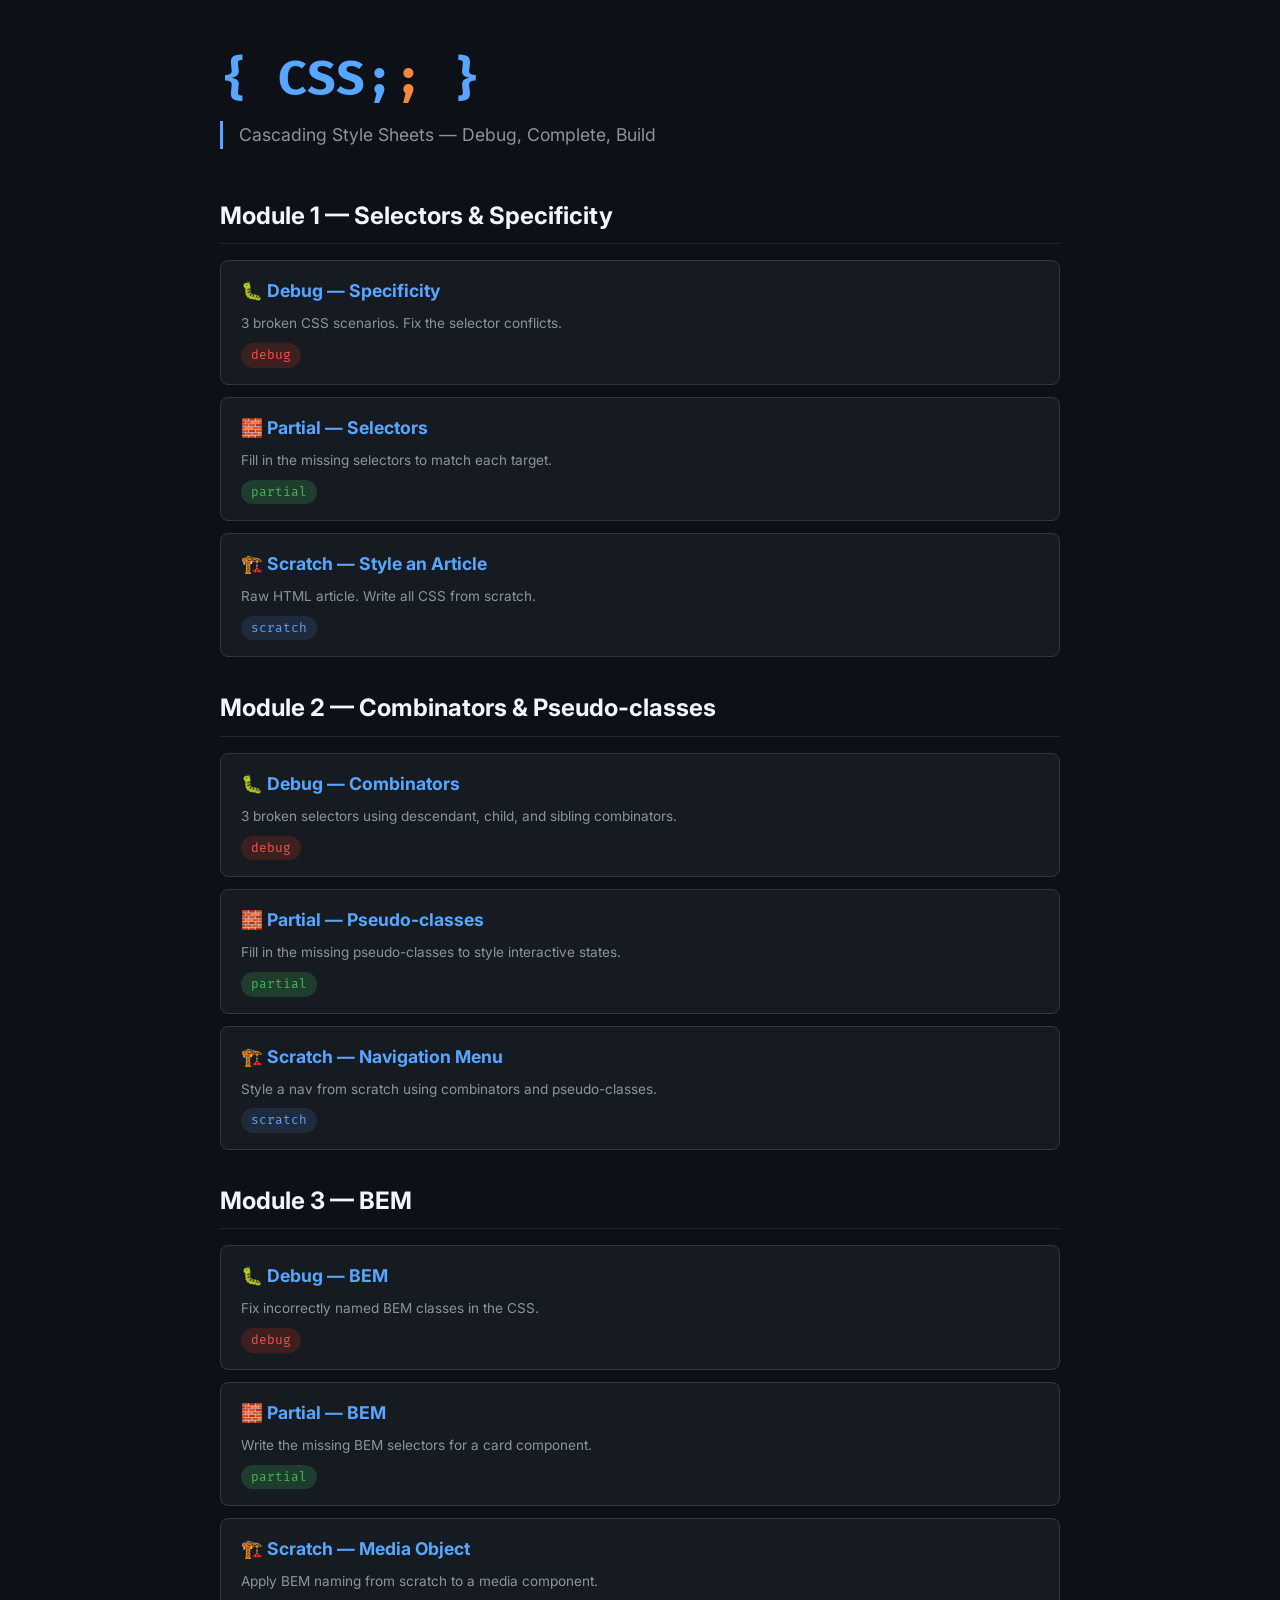
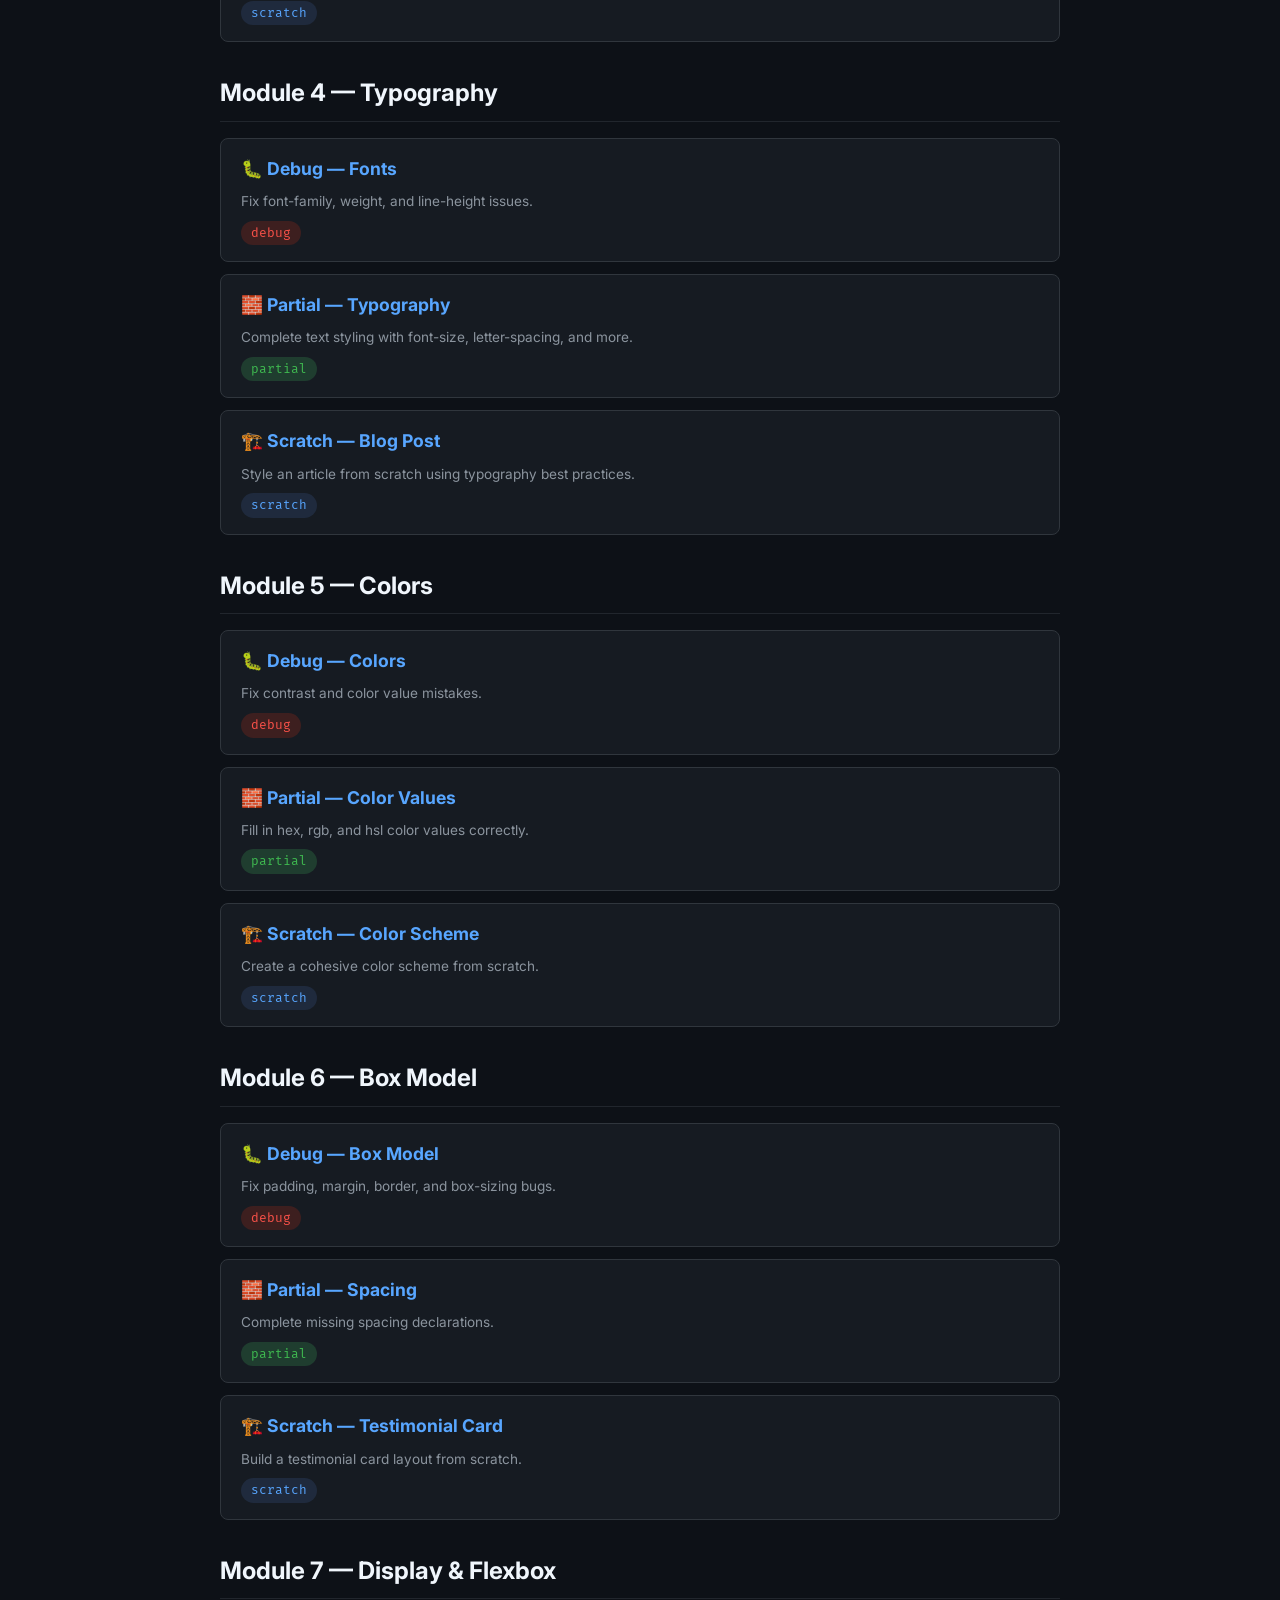
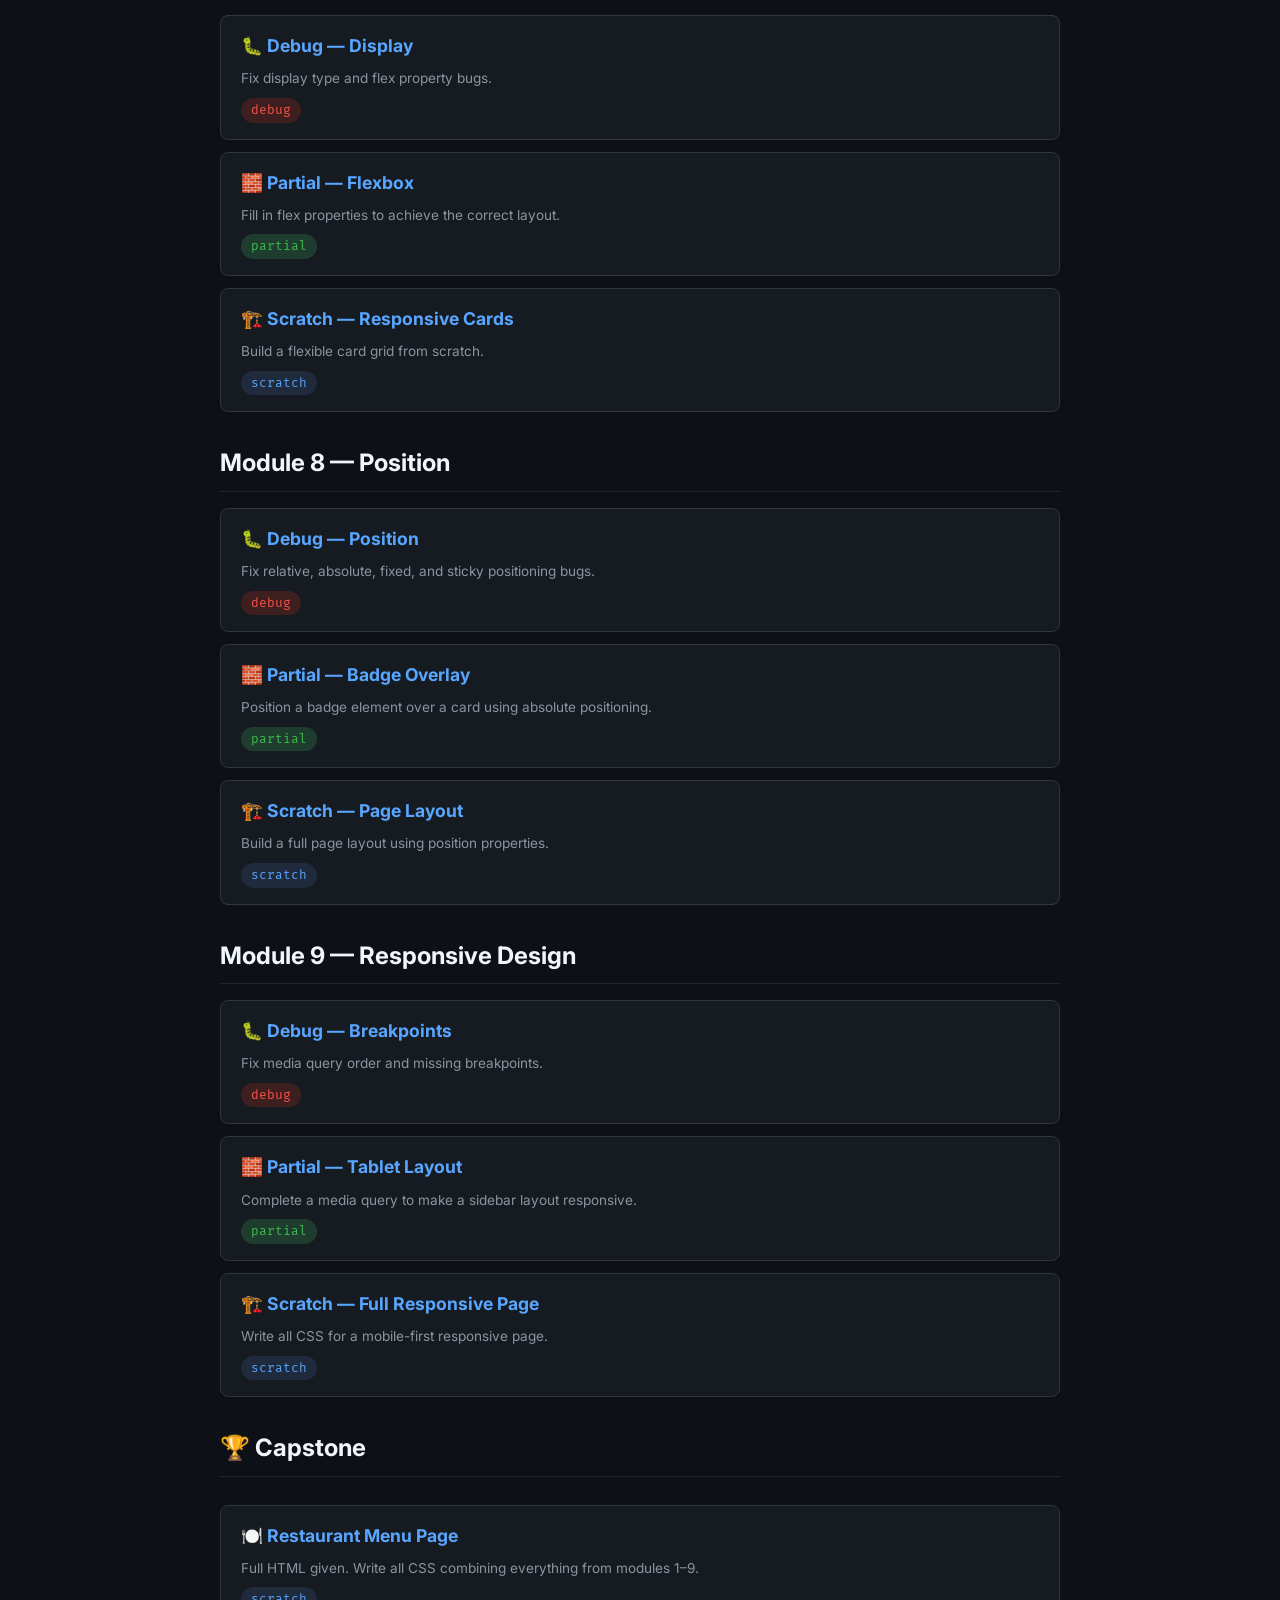
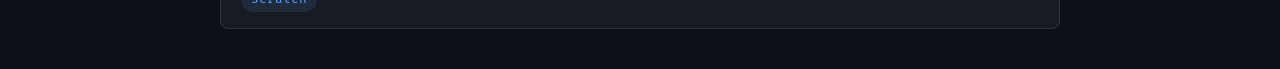
<file: css-ex/index.html>
<!DOCTYPE html>
<html lang="en">
<head>
  <meta charset="UTF-8">
  <meta name="viewport" content="width=device-width, initial-scale=1.0">
  <title>{ CSS; } — Course Hub</title>
  <link rel="preconnect" href="https://fonts.googleapis.com">
  <link href="https://fonts.googleapis.com/css2?family=Fira+Mono:wght@500;700&family=Inter:wght@400;600;700&display=swap" rel="stylesheet">
  <style>
    * { margin: 0; padding: 0; box-sizing: border-box; }
    body { font-family: 'Inter', sans-serif; background: #0d1117; color: #e6edf3; line-height: 1.6; padding: 40px 24px; }
    .container { max-width: 840px; margin: 0 auto; }
    h1 { font-family: 'Fira Mono', monospace; font-size: 3rem; color: #58a6ff; margin-bottom: 4px; }
    h1 span { color: #f0883e; }
    .subtitle { color: #8b949e; font-size: 1.1rem; margin-bottom: 48px; border-left: 3px solid #58a6ff; padding-left: 16px; }
    h2 { font-size: 1.5rem; color: #f0f6fc; margin: 32px 0 16px; padding-bottom: 8px; border-bottom: 1px solid #21262d; }
    .module-grid { display: flex; flex-direction: column; gap: 12px; }
    .module { background: #161b22; border: 1px solid #30363d; border-radius: 8px; padding: 16px 20px; transition: border-color 0.2s; }
    .module:hover { border-color: #58a6ff; }
    .module h3 { font-size: 1.1rem; margin-bottom: 8px; }
    .module h3 a { color: #58a6ff; text-decoration: none; }
    .module h3 a:hover { text-decoration: underline; }
    .module .meta { font-size: 0.85rem; color: #8b949e; }
    .ex-list { display: flex; gap: 8px; flex-wrap: wrap; margin-top: 8px; }
    .ex-tag { font-family: 'Fira Mono', monospace; font-size: 0.8rem; padding: 2px 10px; border-radius: 20px; background: #21262d; color: #8b949e; }
    .ex-tag.debug { background: #3d1f1f; color: #f85149; }
    .ex-tag.partial { background: #1f3d2f; color: #3fb950; }
    .ex-tag.scratch { background: #1f2a3d; color: #58a6ff; }
    .capstone { margin-top: 12px; }
  </style>
</head>
<body>
  <div class="container">
    <h1>{ CSS;<span>;</span> }</h1>
    <div class="subtitle">Cascading Style Sheets — Debug, Complete, Build</div>

    <h2>Module 1 — Selectors &amp; Specificity</h2>
    <div class="module-grid">
      <div class="module">
        <h3><a href="exercises/module-01-selectors/exercise-specificity.html">🐛 Debug — Specificity</a></h3>
        <div class="meta">3 broken CSS scenarios. Fix the selector conflicts.</div>
        <div class="ex-list"><span class="ex-tag debug">debug</span></div>
      </div>
      <div class="module">
        <h3><a href="exercises/module-01-selectors/partial-selectors.html">🧱 Partial — Selectors</a></h3>
        <div class="meta">Fill in the missing selectors to match each target.</div>
        <div class="ex-list"><span class="ex-tag partial">partial</span></div>
      </div>
      <div class="module">
        <h3><a href="exercises/module-01-selectors/scratch-style-article.html">🏗️ Scratch — Style an Article</a></h3>
        <div class="meta">Raw HTML article. Write all CSS from scratch.</div>
        <div class="ex-list"><span class="ex-tag scratch">scratch</span></div>
      </div>
    </div>

    <h2>Module 2 — Combinators &amp; Pseudo-classes</h2>
    <div class="module-grid">
      <div class="module">
        <h3><a href="exercises/module-02-combinators/exercise-combinators.html">🐛 Debug — Combinators</a></h3>
        <div class="meta">3 broken selectors using descendant, child, and sibling combinators.</div>
        <div class="ex-list"><span class="ex-tag debug">debug</span></div>
      </div>
      <div class="module">
        <h3><a href="exercises/module-02-combinators/partial-pseudo.html">🧱 Partial — Pseudo-classes</a></h3>
        <div class="meta">Fill in the missing pseudo-classes to style interactive states.</div>
        <div class="ex-list"><span class="ex-tag partial">partial</span></div>
      </div>
      <div class="module">
        <h3><a href="exercises/module-02-combinators/scratch-menu.html">🏗️ Scratch — Navigation Menu</a></h3>
        <div class="meta">Style a nav from scratch using combinators and pseudo-classes.</div>
        <div class="ex-list"><span class="ex-tag scratch">scratch</span></div>
      </div>
    </div>

    <h2>Module 3 — BEM</h2>
    <div class="module-grid">
      <div class="module">
        <h3><a href="exercises/module-03-bem/exercise-bem.html">🐛 Debug — BEM</a></h3>
        <div class="meta">Fix incorrectly named BEM classes in the CSS.</div>
        <div class="ex-list"><span class="ex-tag debug">debug</span></div>
      </div>
      <div class="module">
        <h3><a href="exercises/module-03-bem/partial-bem.html">🧱 Partial — BEM</a></h3>
        <div class="meta">Write the missing BEM selectors for a card component.</div>
        <div class="ex-list"><span class="ex-tag partial">partial</span></div>
      </div>
      <div class="module">
        <h3><a href="exercises/module-03-bem/scratch-bem.html">🏗️ Scratch — Media Object</a></h3>
        <div class="meta">Apply BEM naming from scratch to a media component.</div>
        <div class="ex-list"><span class="ex-tag scratch">scratch</span></div>
      </div>
    </div>

    <h2>Module 4 — Typography</h2>
    <div class="module-grid">
      <div class="module">
        <h3><a href="exercises/module-04-typography/exercise-font.html">🐛 Debug — Fonts</a></h3>
        <div class="meta">Fix font-family, weight, and line-height issues.</div>
        <div class="ex-list"><span class="ex-tag debug">debug</span></div>
      </div>
      <div class="module">
        <h3><a href="exercises/module-04-typography/partial-typography.html">🧱 Partial — Typography</a></h3>
        <div class="meta">Complete text styling with font-size, letter-spacing, and more.</div>
        <div class="ex-list"><span class="ex-tag partial">partial</span></div>
      </div>
      <div class="module">
        <h3><a href="exercises/module-04-typography/scratch-blog-post.html">🏗️ Scratch — Blog Post</a></h3>
        <div class="meta">Style an article from scratch using typography best practices.</div>
        <div class="ex-list"><span class="ex-tag scratch">scratch</span></div>
      </div>
    </div>

    <h2>Module 5 — Colors</h2>
    <div class="module-grid">
      <div class="module">
        <h3><a href="exercises/module-05-colors/exercise-color.html">🐛 Debug — Colors</a></h3>
        <div class="meta">Fix contrast and color value mistakes.</div>
        <div class="ex-list"><span class="ex-tag debug">debug</span></div>
      </div>
      <div class="module">
        <h3><a href="exercises/module-05-colors/partial-color-values.html">🧱 Partial — Color Values</a></h3>
        <div class="meta">Fill in hex, rgb, and hsl color values correctly.</div>
        <div class="ex-list"><span class="ex-tag partial">partial</span></div>
      </div>
      <div class="module">
        <h3><a href="exercises/module-05-colors/scratch-color-scheme.html">🏗️ Scratch — Color Scheme</a></h3>
        <div class="meta">Create a cohesive color scheme from scratch.</div>
        <div class="ex-list"><span class="ex-tag scratch">scratch</span></div>
      </div>
    </div>

    <h2>Module 6 — Box Model</h2>
    <div class="module-grid">
      <div class="module">
        <h3><a href="exercises/module-06-box-model/exercise-box.html">🐛 Debug — Box Model</a></h3>
        <div class="meta">Fix padding, margin, border, and box-sizing bugs.</div>
        <div class="ex-list"><span class="ex-tag debug">debug</span></div>
      </div>
      <div class="module">
        <h3><a href="exercises/module-06-box-model/partial-spacing.html">🧱 Partial — Spacing</a></h3>
        <div class="meta">Complete missing spacing declarations.</div>
        <div class="ex-list"><span class="ex-tag partial">partial</span></div>
      </div>
      <div class="module">
        <h3><a href="exercises/module-06-box-model/scratch-testimonial.html">🏗️ Scratch — Testimonial Card</a></h3>
        <div class="meta">Build a testimonial card layout from scratch.</div>
        <div class="ex-list"><span class="ex-tag scratch">scratch</span></div>
      </div>
    </div>

    <h2>Module 7 — Display &amp; Flexbox</h2>
    <div class="module-grid">
      <div class="module">
        <h3><a href="exercises/module-07-display-flexbox/exercise-display.html">🐛 Debug — Display</a></h3>
        <div class="meta">Fix display type and flex property bugs.</div>
        <div class="ex-list"><span class="ex-tag debug">debug</span></div>
      </div>
      <div class="module">
        <h3><a href="exercises/module-07-display-flexbox/partial-flexbox.html">🧱 Partial — Flexbox</a></h3>
        <div class="meta">Fill in flex properties to achieve the correct layout.</div>
        <div class="ex-list"><span class="ex-tag partial">partial</span></div>
      </div>
      <div class="module">
        <h3><a href="exercises/module-07-display-flexbox/scratch-responsive-cards.html">🏗️ Scratch — Responsive Cards</a></h3>
        <div class="meta">Build a flexible card grid from scratch.</div>
        <div class="ex-list"><span class="ex-tag scratch">scratch</span></div>
      </div>
    </div>

    <h2>Module 8 — Position</h2>
    <div class="module-grid">
      <div class="module">
        <h3><a href="exercises/module-08-position/exercise-position.html">🐛 Debug — Position</a></h3>
        <div class="meta">Fix relative, absolute, fixed, and sticky positioning bugs.</div>
        <div class="ex-list"><span class="ex-tag debug">debug</span></div>
      </div>
      <div class="module">
        <h3><a href="exercises/module-08-position/partial-badge.html">🧱 Partial — Badge Overlay</a></h3>
        <div class="meta">Position a badge element over a card using absolute positioning.</div>
        <div class="ex-list"><span class="ex-tag partial">partial</span></div>
      </div>
      <div class="module">
        <h3><a href="exercises/module-08-position/scratch-page-layout.html">🏗️ Scratch — Page Layout</a></h3>
        <div class="meta">Build a full page layout using position properties.</div>
        <div class="ex-list"><span class="ex-tag scratch">scratch</span></div>
      </div>
    </div>

    <h2>Module 9 — Responsive Design</h2>
    <div class="module-grid">
      <div class="module">
        <h3><a href="exercises/module-09-responsive/exercise-breakpoints.html">🐛 Debug — Breakpoints</a></h3>
        <div class="meta">Fix media query order and missing breakpoints.</div>
        <div class="ex-list"><span class="ex-tag debug">debug</span></div>
      </div>
      <div class="module">
        <h3><a href="exercises/module-09-responsive/partial-tablet.html">🧱 Partial — Tablet Layout</a></h3>
        <div class="meta">Complete a media query to make a sidebar layout responsive.</div>
        <div class="ex-list"><span class="ex-tag partial">partial</span></div>
      </div>
      <div class="module">
        <h3><a href="exercises/module-09-responsive/scratch-full-responsive.css">🏗️ Scratch — Full Responsive Page</a></h3>
        <div class="meta">Write all CSS for a mobile-first responsive page.</div>
        <div class="ex-list"><span class="ex-tag scratch">scratch</span></div>
      </div>
    </div>

    <h2>🏆 Capstone</h2>
    <div class="module-grid">
      <div class="module capstone">
        <h3><a href="exercises/capstone-restaurant/index.html">🍽️ Restaurant Menu Page</a></h3>
        <div class="meta">Full HTML given. Write all CSS combining everything from modules 1–9.</div>
        <div class="ex-list"><span class="ex-tag scratch">scratch</span></div>
      </div>
    </div>
  </div>
</body>
</html>
</file>
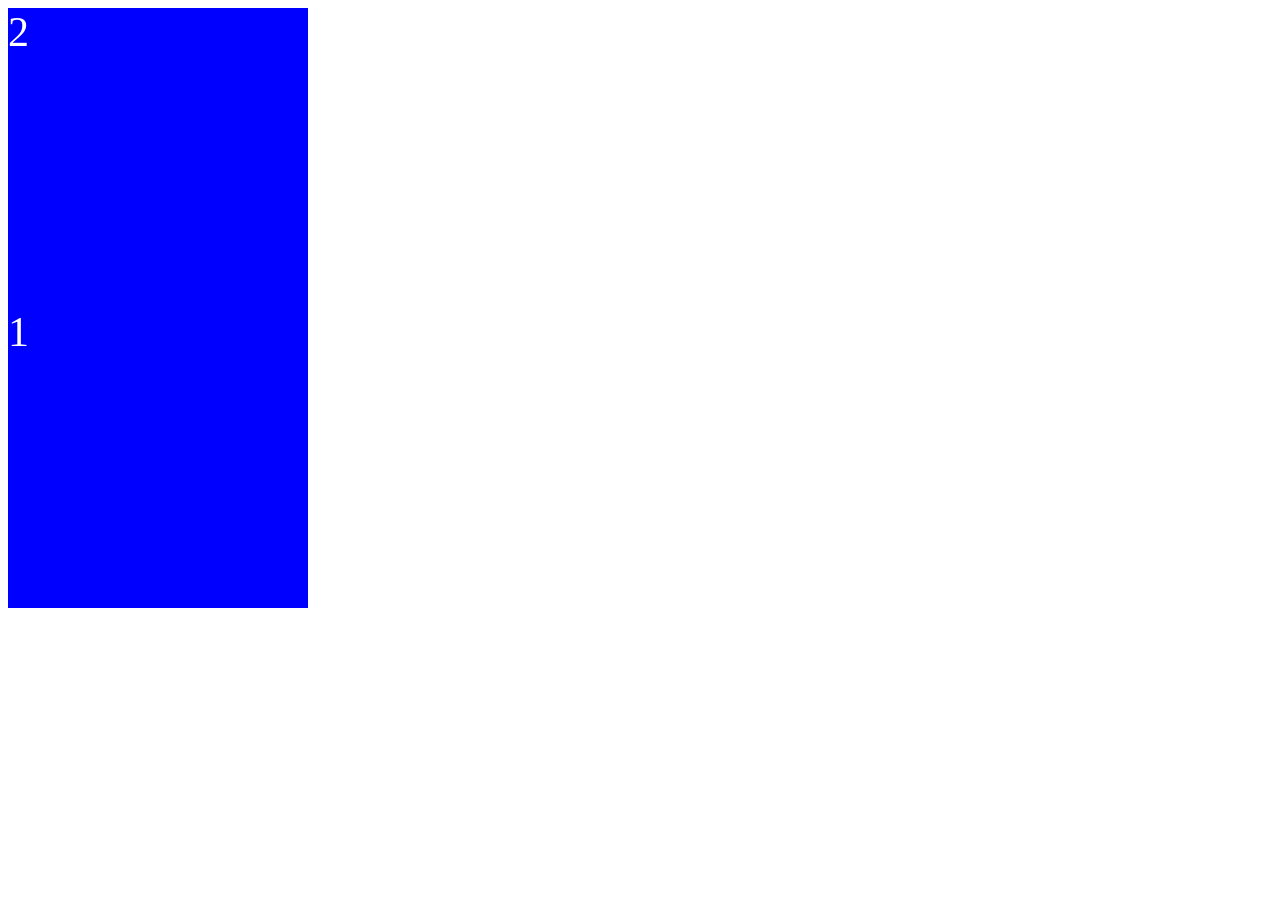
<file: css-ex/boxmodel/index.html>
<!DOCTYPE html>
<html lang="en">
<head>
    <link rel="stylesheet" href="style.css"
    <meta charset="UTF-8">
    <meta name="viewport" content="width=, initial-scale=1.0">
    <title>Document</title>
</head>
<body>
    <div class="container">
      <div class="box">1</div>
      <div class="box">2</div>
      
    </div>

</body>
</html>
</file>
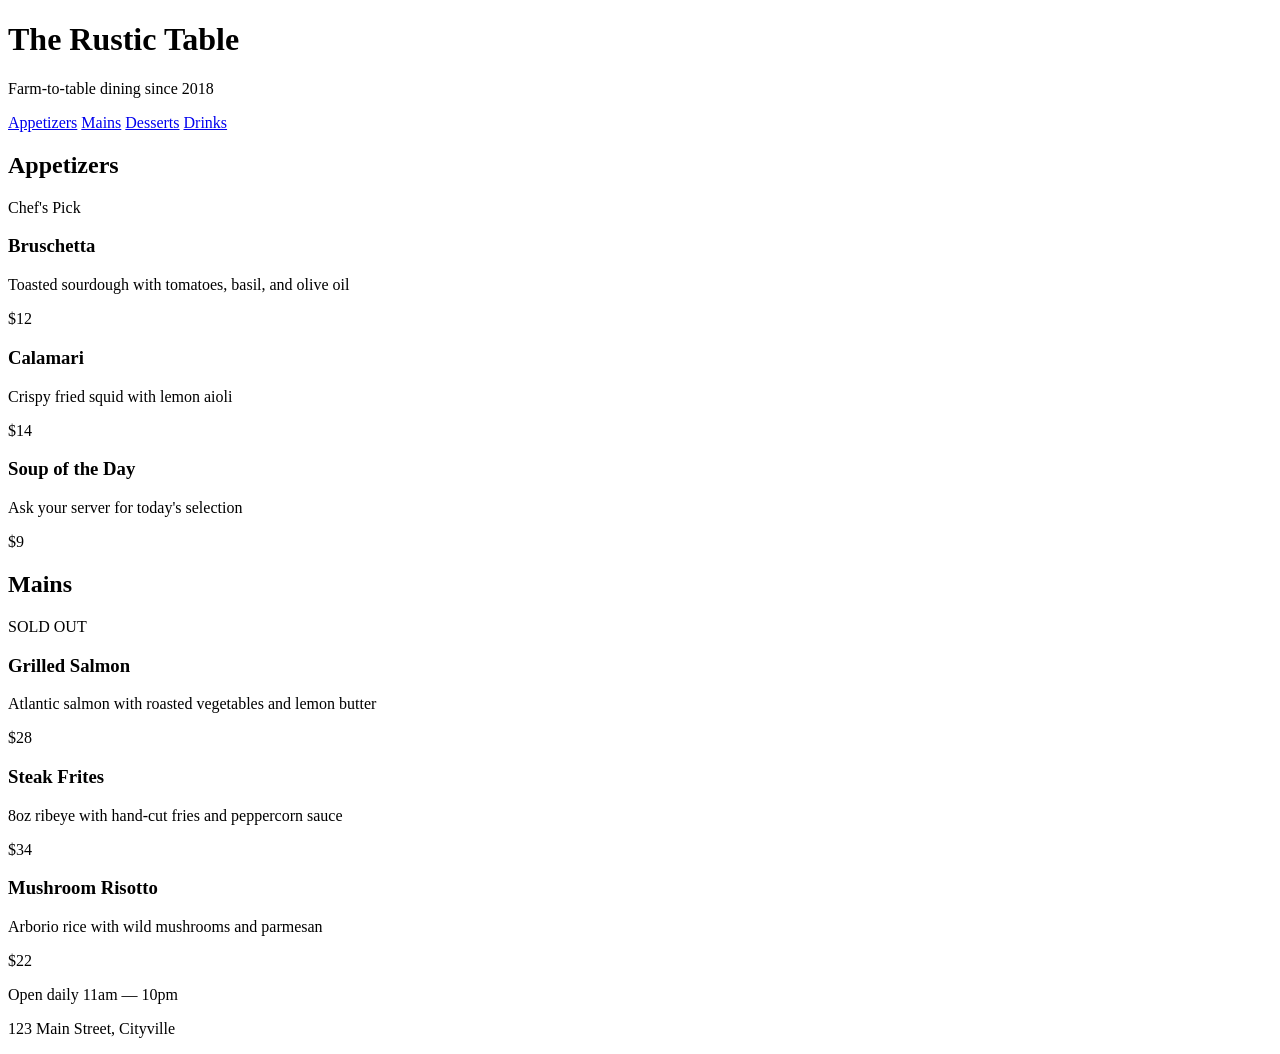
<file: css-ex/exercises/capstone-restaurant/index.html>
<!DOCTYPE html>
<html lang="en">
<head>
  <meta charset="UTF-8">
  <meta name="viewport" content="width=device-width, initial-scale=1.0">
  <title>🍽️ Restaurant Menu</title>
  <link rel="stylesheet" href="style.css">
</head>
<body>

  <header class="header">
    <h1 class="header__title">The Rustic Table</h1>
    <p class="header__subtitle">Farm-to-table dining since 2018</p>
  </header>

  <nav class="nav">
    <a href="#" class="nav__link">Appetizers</a>
    <a href="#" class="nav__link">Mains</a>
    <a href="#" class="nav__link">Desserts</a>
    <a href="#" class="nav__link">Drinks</a>
  </nav>

  <main class="menu">
    <section class="menu__section">
      <h2 class="menu__heading">Appetizers</h2>
      <div class="menu__grid">
        <div class="menu-item">
          <span class="menu-item__badge">Chef's Pick</span>
          <h3 class="menu-item__name">Bruschetta</h3>
          <p class="menu-item__desc">Toasted sourdough with tomatoes, basil, and olive oil</p>
          <span class="menu-item__price">$12</span>
        </div>
        <div class="menu-item">
          <h3 class="menu-item__name">Calamari</h3>
          <p class="menu-item__desc">Crispy fried squid with lemon aioli</p>
          <span class="menu-item__price">$14</span>
        </div>
        <div class="menu-item">
          <h3 class="menu-item__name">Soup of the Day</h3>
          <p class="menu-item__desc">Ask your server for today's selection</p>
          <span class="menu-item__price">$9</span>
        </div>
      </div>
    </section>

    <section class="menu__section">
      <h2 class="menu__heading">Mains</h2>
      <div class="menu__grid">
        <div class="menu-item">
          <span class="menu-item__badge menu-item__badge--sold">SOLD OUT</span>
          <h3 class="menu-item__name">Grilled Salmon</h3>
          <p class="menu-item__desc">Atlantic salmon with roasted vegetables and lemon butter</p>
          <span class="menu-item__price">$28</span>
        </div>
        <div class="menu-item">
          <h3 class="menu-item__name">Steak Frites</h3>
          <p class="menu-item__desc">8oz ribeye with hand-cut fries and peppercorn sauce</p>
          <span class="menu-item__price">$34</span>
        </div>
        <div class="menu-item">
          <h3 class="menu-item__name">Mushroom Risotto</h3>
          <p class="menu-item__desc">Arborio rice with wild mushrooms and parmesan</p>
          <span class="menu-item__price">$22</span>
        </div>
      </div>
    </section>
  </main>

  <footer class="footer">
    <p class="footer__text">Open daily 11am — 10pm</p>
    <p class="footer__text">123 Main Street, Cityville</p>
  </footer>

</body>
</html>
</file>
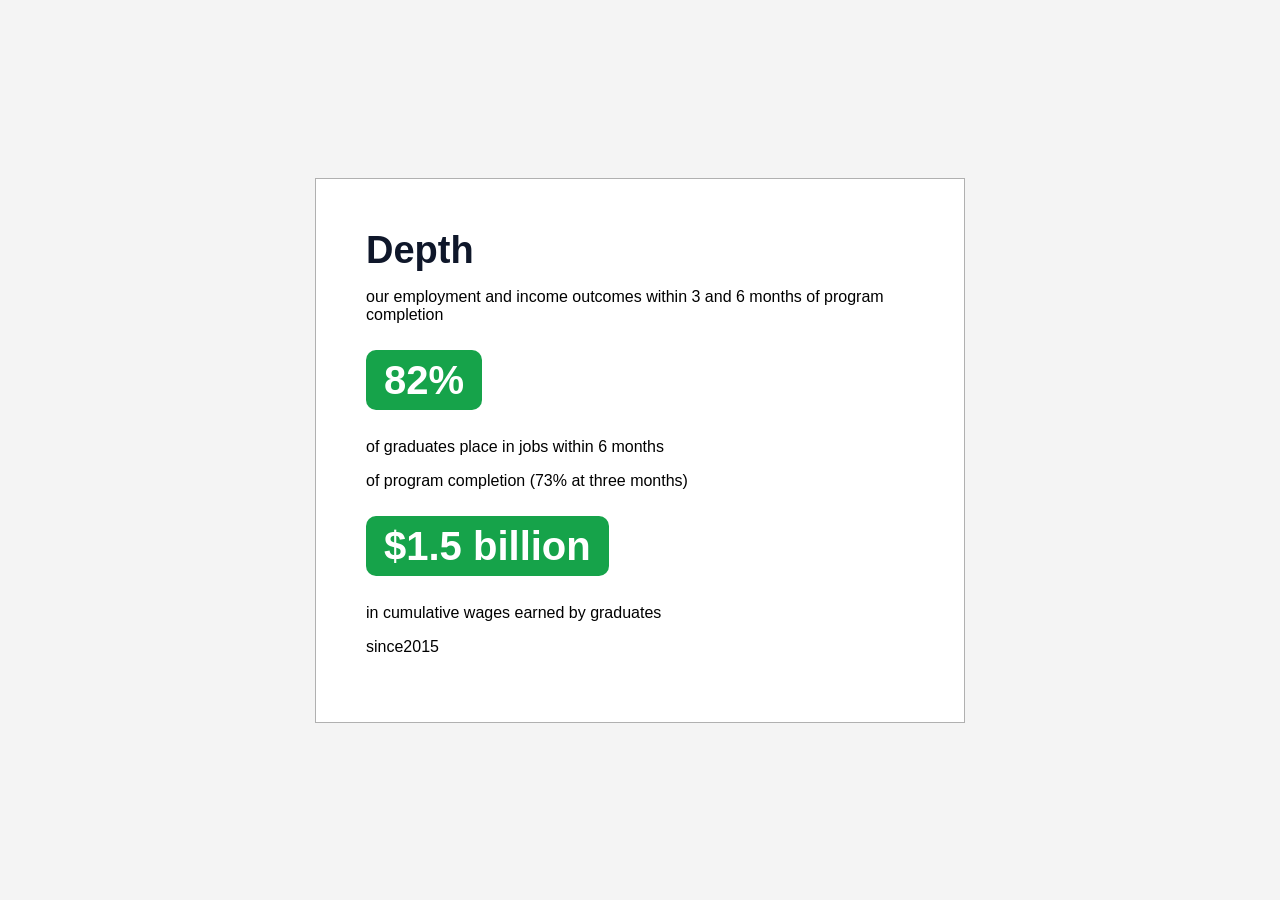
<file: css-ex/Homework/page51.html>
<!DOCTYPE html>
<html lang="en">
<head>
    <link rel="stylesheet" href="page51.css">
    <meta charset="UTF-8">
    <meta name="viewport" content="width=device-width, initial-scale=1.0">
    <title>Homework-page-51</title>
</head>
<body>
    <div class="card">
    <h1>Depth</h1>
    <p>our employment and income outcomes within 3 and 6 months of program completion</p>
    <div class="stat-box">
    <h1>82%</h1>
    </div>
    <p>of graduates place in jobs within 6 months</p>
    <p>of program completion (73% at three months)</p>
    <div class="stat-box"> 
    <h1>$1.5 billion</h1>
    </div>
    <p>in cumulative wages earned by graduates </p>
    <p>since2015</h4>
</div>
</body>
</html>
</file>
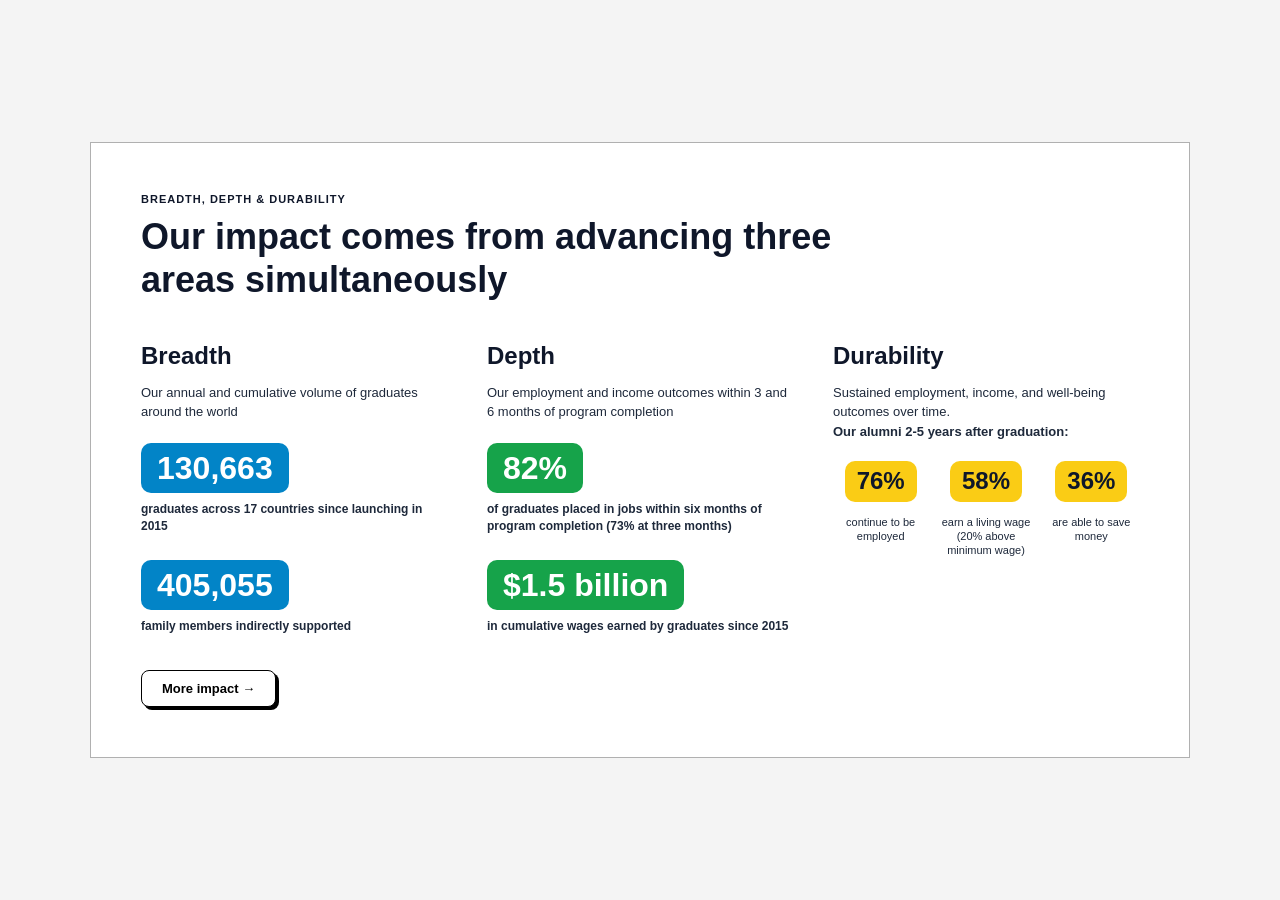
<file: css-ex/Homework/page53.html>
<!DOCTYPE html>
<html lang="en">
<head>
    <link rel="stylesheet" href="page53.css">
    <meta charset="UTF-8">
    <meta name="viewport" content="width=device-width, initial-scale=1.0">
    <title>Homework-page-53</title>
</head>
<body>
    <div class="card">
        <div class="header-section">
            <span class="sub-title">BREADTH, DEPTH & DURABILITY</span>
            <h1>Our impact comes from advancing three areas simultaneously</h1>
        </div>

        <div class="columns-container">
            <!-- คอลัมน์ที่ 1: Breadth -->
            <div class="column">
                <h2>Breadth</h2>
                <p class="desc">Our annual and cumulative volume of graduates around the world</p>
                
                <div class="stat-box blue">
                    <h2>130,663</h2>
                </div>
                <p class="sub-desc">graduates across 17 countries since launching in 2015</p>

                <div class="stat-box blue">
                    <h2>405,055</h2>
                </div>
                <p class="sub-desc">family members indirectly supported</p>

                <a href="#" class="btn">More impact &rarr;</a>
            </div>

            <!-- คอลัมน์ที่ 2: Depth -->
            <div class="column">
                <h2>Depth</h2>
                <p class="desc">Our employment and income outcomes within 3 and 6 months of program completion</p>
                
                <div class="stat-box green">
                    <h2>82%</h2>
                </div>
                <p class="sub-desc">of graduates placed in jobs within six months of program completion (73% at three months)</p>

                <div class="stat-box green">
                    <h2>$1.5 billion</h2>
                </div>
                <p class="sub-desc">in cumulative wages earned by graduates since 2015</p>
            </div>

            <!-- คอลัมน์ที่ 3: Durability -->
            <div class="column">
                <h2>Durability</h2>
                <p class="desc">Sustained employment, income, and well-being outcomes over time.<br><strong>Our alumni 2-5 years after graduation:</strong></p>
                
                <div class="durability-row">
                    <div class="durability-item">
                        <div class="stat-box yellow">
                            <h3>76%</h3>
                        </div>
                        <p class="tiny-desc">continue to be employed</p>
                    </div>

                    <div class="durability-item">
                        <div class="stat-box yellow">
                            <h3>58%</h3>
                        </div>
                        <p class="tiny-desc">earn a living wage (20% above minimum wage)</p>
                    </div>

                    <div class="durability-item">
                        <div class="stat-box yellow">
                            <h3>36%</h3>
                        </div>
                        <p class="tiny-desc">are able to save money</p>
                    </div>
                </div>
            </div>
        </div>
    </div>
</body>
</html>
</file>
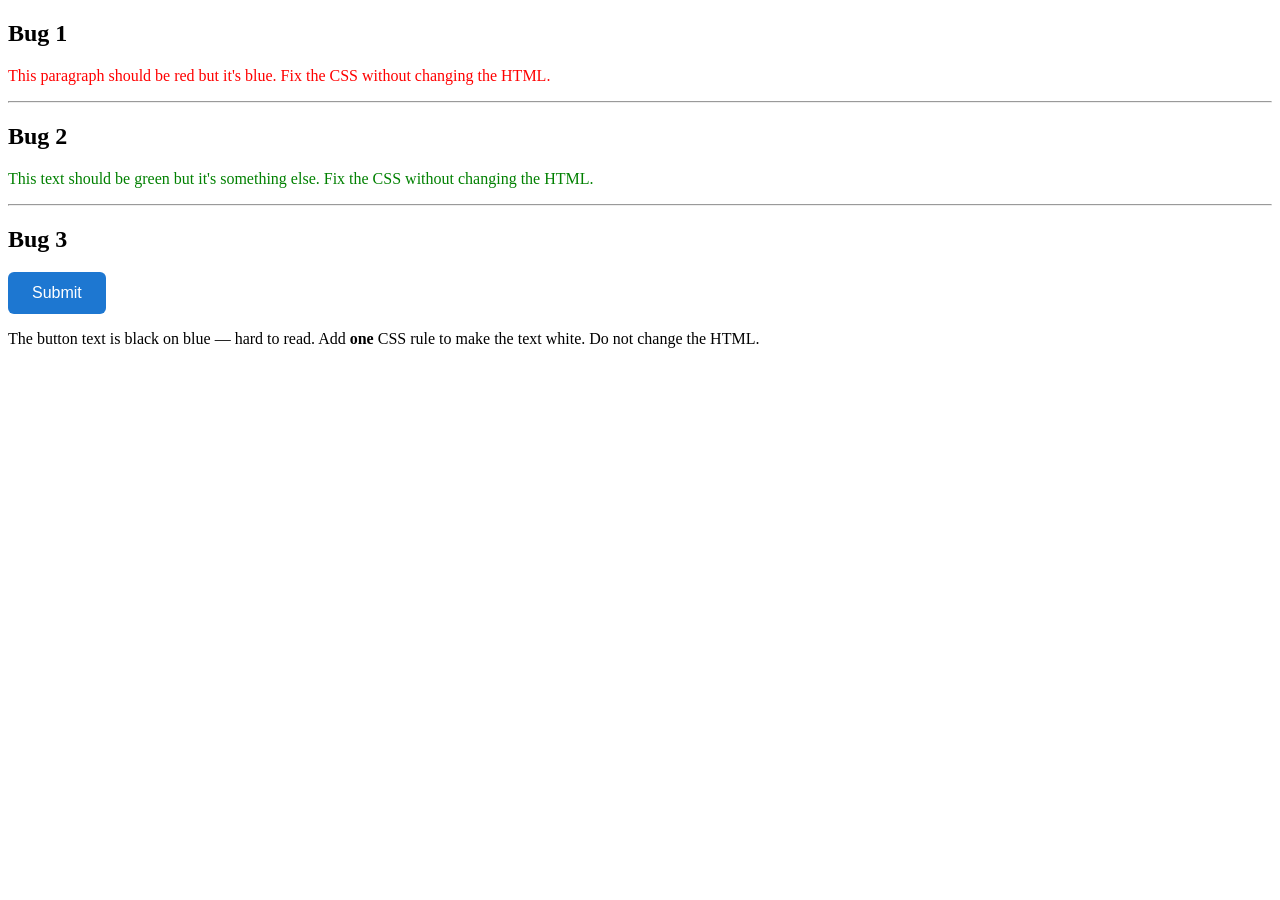
<file: css-ex/exercises/module-01-selectors/exercise-specificity.html>
<!DOCTYPE html>
<html lang="en">
<head>
  <meta charset="UTF-8">
  <meta name="viewport" content="width=device-width, initial-scale=1.0">
  <title>Debug — Specificity</title>
  <link rel="stylesheet" href="exercise-specificity.css">
</head>
<body>

  <section class="exercise">
    <h2>Bug 1</h2>
    <p class="highlight">This paragraph should be red but it's blue. Fix the CSS without changing the HTML.</p>
  </section>
  <hr>

  <section class="exercise">
    <h2>Bug 2</h2>
    <div class="card">
      <p id="special">This text should be green but it's something else. Fix the CSS without changing the HTML.</p>
    </div>
  </section>

  <hr>

  <section class="exercise">
    <h2>Bug 3</h2>
    <button class="btn">Submit</button>
    <p>The button text is black on blue — hard to read. Add <strong>one</strong> CSS rule to make the text white. Do not change the HTML.</p>
  </section>

</body>
</html>
</file>
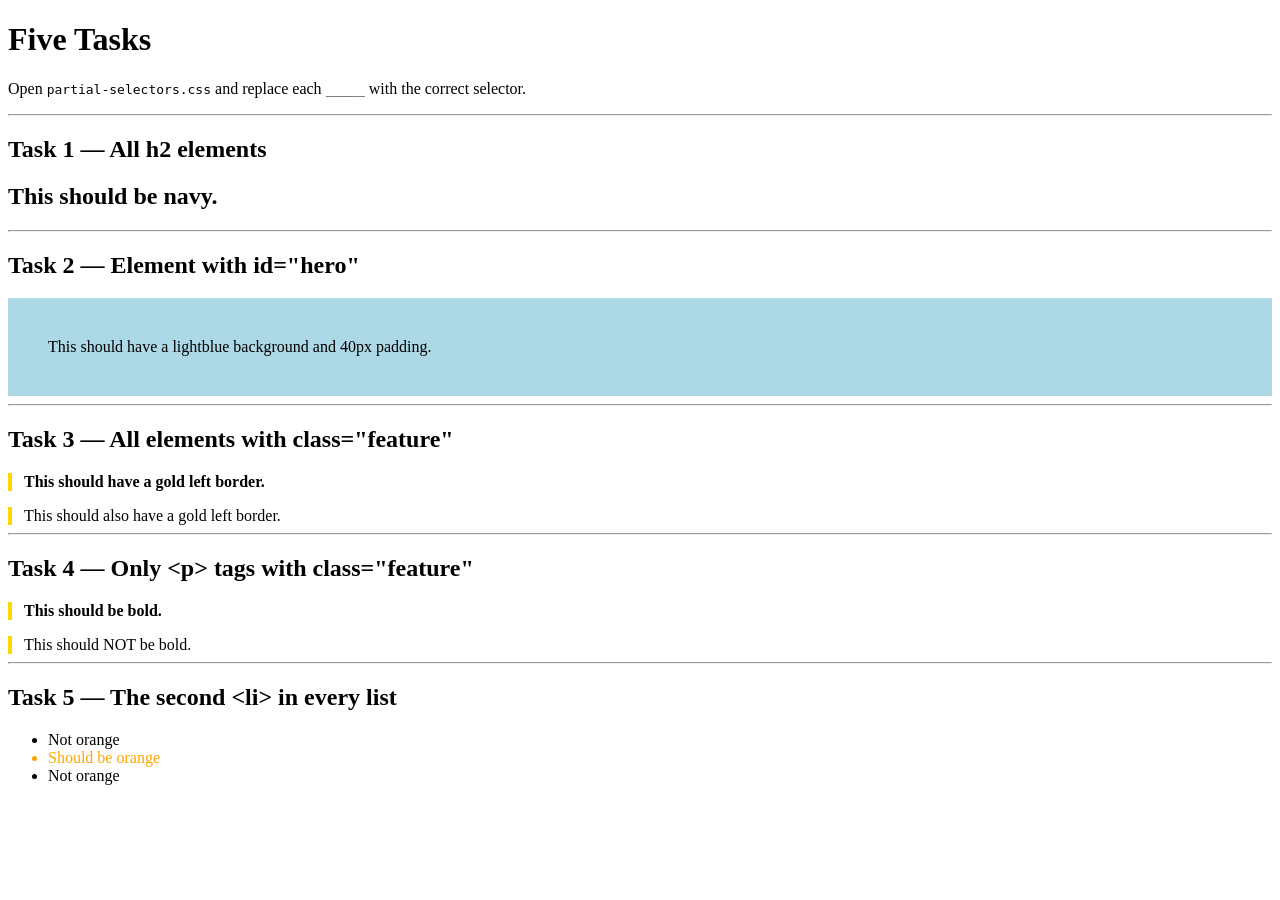
<file: css-ex/exercises/module-01-selectors/partial-selectors.html>
<!DOCTYPE html>
<html lang="en">
<head>
  <meta charset="UTF-8">
  <meta name="viewport" content="width=device-width, initial-scale=1.0">
  <title>Partial — Selectors</title>
  <link rel="stylesheet" href="partial-selectors.css">
</head>
<body>

  <h1>Five Tasks</h1>
  <p>Open <code>partial-selectors.css</code> and replace each <code>_____</code> with the correct selector.</p>

  <hr>

  <h2>Task 1 — All h2 elements</h2>
  <h2>This should be navy.</h2>

  <hr>

  <h2>Task 2 — Element with id="hero"</h2>
  <div id="hero">This should have a lightblue background and 40px padding.</div>

  <hr>

  <h2>Task 3 — All elements with class="feature"</h2>
  <p class="feature">This should have a gold left border.</p>
  <div class="feature">This should also have a gold left border.</div>

  <hr>

  <h2>Task 4 — Only &lt;p&gt; tags with class="feature"</h2>
  <p class="feature">This should be bold.</p>
  <div class="feature">This should NOT be bold.</div>

  <hr>

  <h2>Task 5 — The second &lt;li&gt; in every list</h2>
  <ul>
    <li>Not orange</li>
    <li>Should be orange</li>
    <li>Not orange</li>
  </ul>

</body>
</html>
</file>
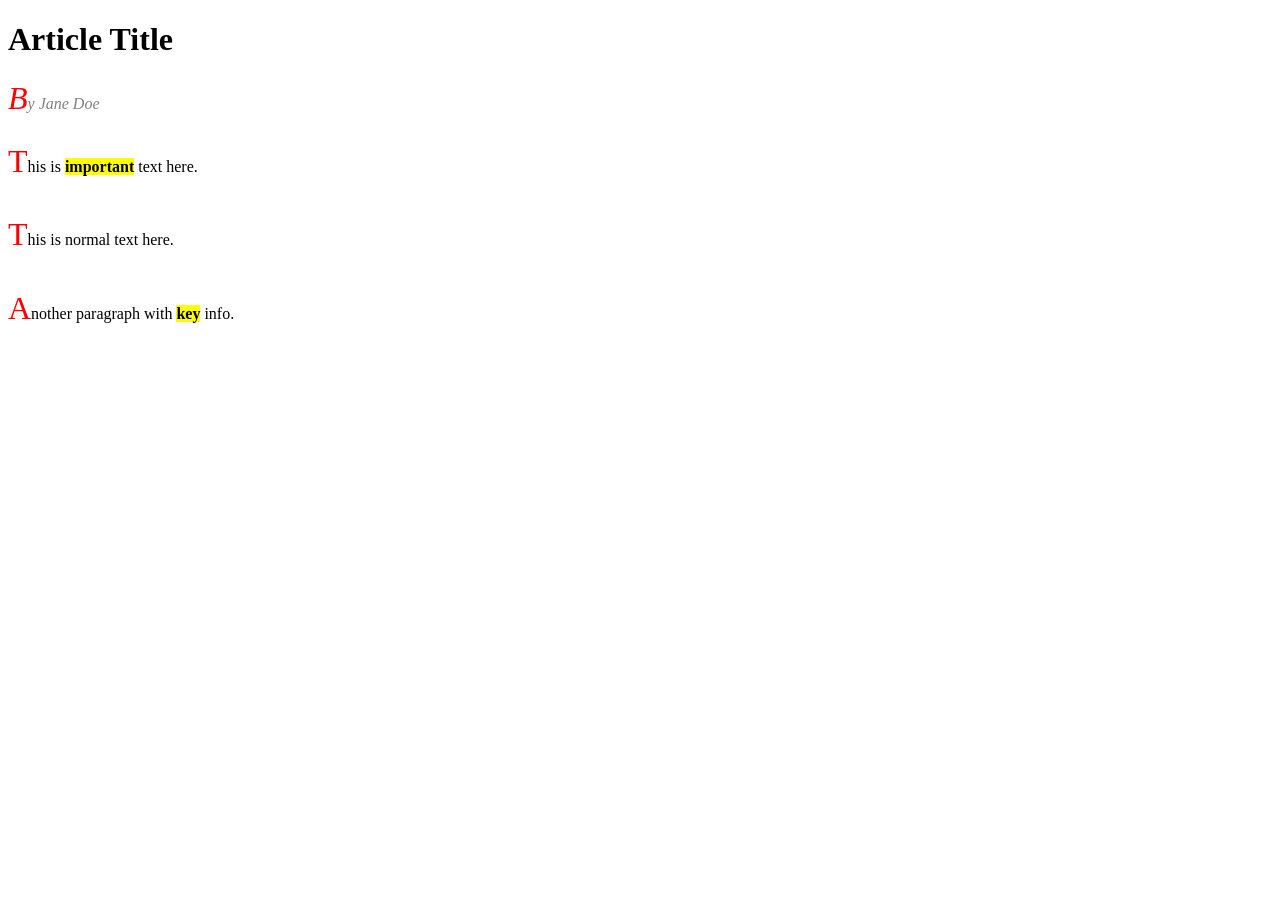
<file: css-ex/exercises/module-01-selectors/scratch-style-article.html>
<!DOCTYPE html>
<html lang="en">
<head>
  <meta charset="UTF-8">
  <meta name="viewport" content="width=device-width, initial-scale=1.0">
  <title>Scratch — Style an Article</title>
  <link rel="stylesheet" href="scratch-style-article.css">
</head>
<body>
  
  <h1>Article Title</h1>
  <p id="author">By Jane Doe</p>
  <div class="content">
    <p>This is <span class="highlight">important</span> text here.</p>
    <p>This is <span>normal</span> text here.</p>
    <p>Another paragraph with <span class="highlight">key</span> info.</p>
  </div>
</body>
</html>
</file>
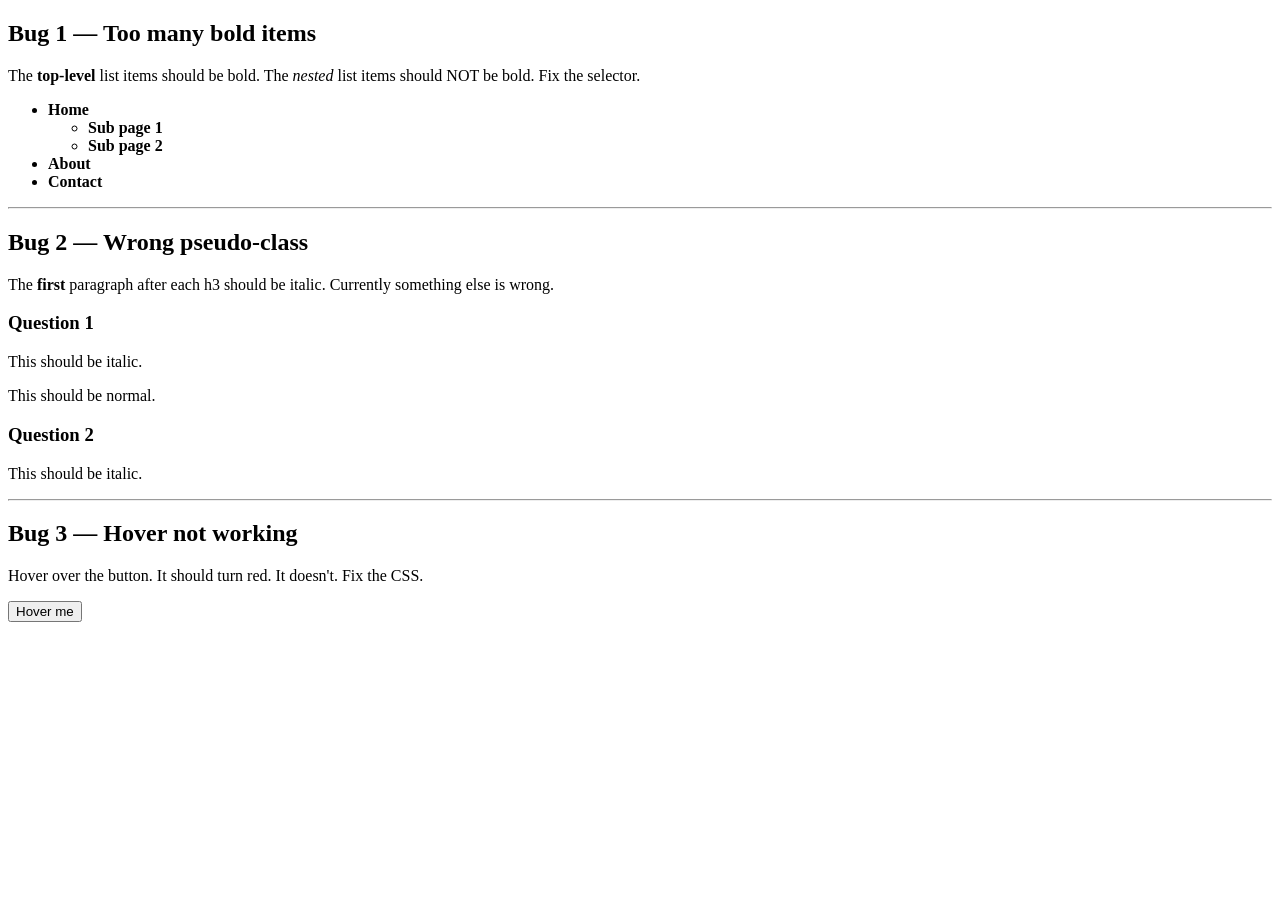
<file: css-ex/exercises/module-02-combinators/exercise-combinators.html>
<!DOCTYPE html>
<html lang="en">
<head>
  <meta charset="UTF-8">
  <meta name="viewport" content="width=device-width, initial-scale=1.0">
  <title>Debug — Combinators</title>
  <link rel="stylesheet" href="exercise-combinators.css">
</head>
<body>

  <section class="exercise">
    <h2>Bug 1 — Too many bold items</h2>
    <p>The <strong>top-level</strong> list items should be bold. The <em>nested</em> list items should NOT be bold. Fix the selector.</p>
    <ul class="nav">
      <li>Home
        <ul>
          <li>Sub page 1</li>
          <li>Sub page 2</li>
        </ul>
      </li>
      <li>About</li>
      <li>Contact</li>
    </ul>
  </section>

  <hr>

  <section class="exercise">
    <h2>Bug 2 — Wrong pseudo-class</h2>
    <p>The <strong>first</strong> paragraph after each h3 should be italic. Currently something else is wrong.</p>
    <div class="faq">
      <h3>Question 1</h3>
      <p>This should be italic.</p>
      <p>This should be normal.</p>
      <h3>Question 2</h3>
      <p>This should be italic.</p>
    </div>
  </section>

  <hr>

  <section class="exercise">
    <h2>Bug 3 — Hover not working</h2>
    <p>Hover over the button. It should turn red. It doesn't. Fix the CSS.</p>
    <button class="btn-hover">Hover me</button>
  </section>

</body>
</html>
</file>
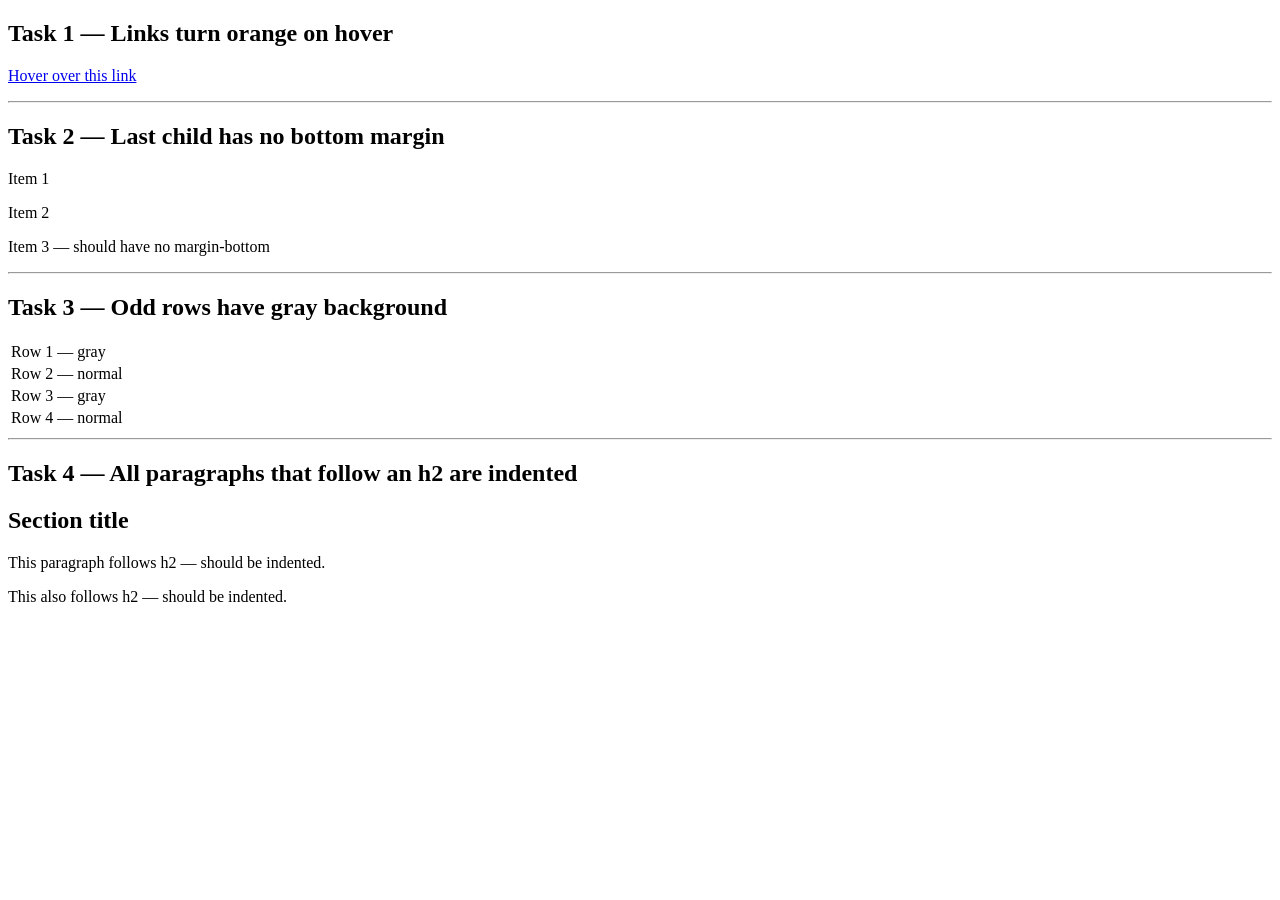
<file: css-ex/exercises/module-02-combinators/partial-pseudo.html>
<!DOCTYPE html>
<html lang="en">
<head>
  <meta charset="UTF-8">
  <meta name="viewport" content="width=device-width, initial-scale=1.0">
  <title>Partial — Pseudo-classes</title>
  <link rel="stylesheet" href="partial-pseudo.css">
</head>
<body>

  <h2>Task 1 — Links turn orange on hover</h2>
  <p><a href="#">Hover over this link</a></p>

  <hr>

  <h2>Task 2 — Last child has no bottom margin</h2>
  <div class="list">
    <p>Item 1</p>
    <p>Item 2</p>
    <p>Item 3 — should have no margin-bottom</p>
  </div>

  <hr>

  <h2>Task 3 — Odd rows have gray background</h2>
  <table>
    <tr><td>Row 1 — gray</td></tr>
    <tr><td>Row 2 — normal</td></tr>
    <tr><td>Row 3 — gray</td></tr>
    <tr><td>Row 4 — normal</td></tr>
  </table>

  <hr>

  <h2>Task 4 — All paragraphs that follow an h2 are indented</h2>
  <h2>Section title</h2>
  <p>This paragraph follows h2 — should be indented.</p>
  <p>This also follows h2 — should be indented.</p>

</body>
</html>
</file>
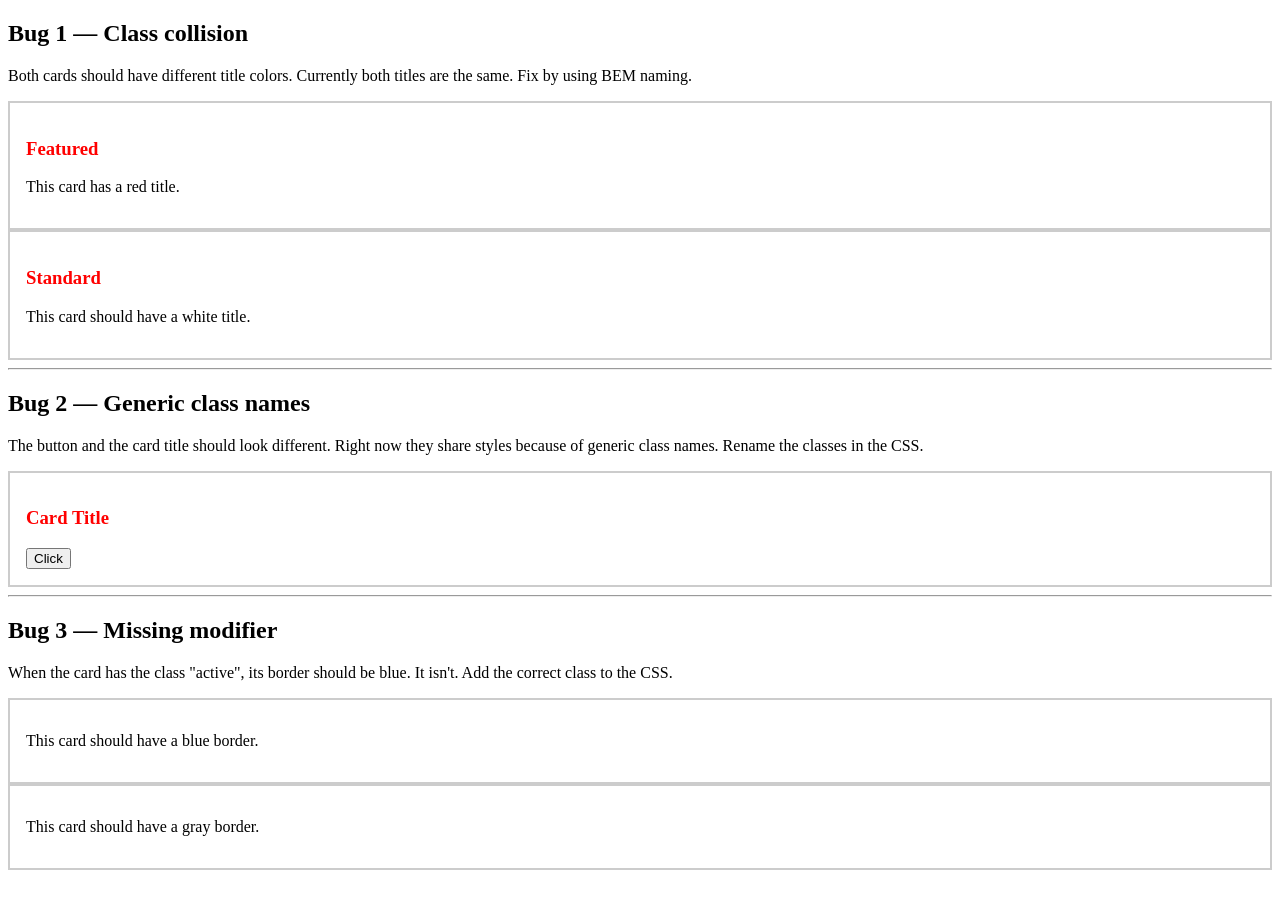
<file: css-ex/exercises/module-03-bem/exercise-bem.html>
<!DOCTYPE html>
<html lang="en">
<head>
  <meta charset="UTF-8">
  <meta name="viewport" content="width=device-width, initial-scale=1.0">
  <title>Debug — BEM</title>
  <link rel="stylesheet" href="exercise-bem.css">
</head>
<body>

  <section class="exercise">
    <h2>Bug 1 — Class collision</h2>
    <p>Both cards should have different title colors. Currently both titles are the same. Fix by using BEM naming.</p>

    <div class="card">
      <h3 class="card__title">Featured</h3>
      <p class="card__text">This card has a red title.</p>
    </div>

    <div class="card card--dark">
      <h3 class="card__title">Standard</h3>
      <p class="card__text">This card should have a white title.</p>
    </div>
  </section>

  <hr>

  <section class="exercise">
    <h2>Bug 2 — Generic class names</h2>
    <p>The button and the card title should look different. Right now they share styles because of generic class names. Rename the classes in the CSS.</p>

    <div class="card">
      <h3 class="card__title">Card Title</h3>
      <button class="card__btn">Click</button>
    </div>
  </section>

  <hr>

  <section class="exercise">
    <h2>Bug 3 — Missing modifier</h2>
    <p>When the card has the class "active", its border should be blue. It isn't. Add the correct class to the CSS.</p>

    <div class="card card--active">
      <p>This card should have a blue border.</p>
    </div>
    <div class="card">
      <p>This card should have a gray border.</p>
    </div>
  </section>

</body>
</html>
</file>
<file: css-ex/boxmodel/style.css>
.container{
    display:flex;
    flex-direction: column-reverse;
    justify-content: space-between;
    height: 900 px;
}
.box{
    width: 300px;
    height: 300px;
    background-color: blue;
    font: bold;
    color:white;
    font-size: 42px;
}
</file>
<file: css-ex/exercises/capstone-restaurant/style.css>
/* ============================================
   🏆 CAPSTONE — RESTAURANT MENU
   Write ALL CSS from scratch.
   
   The HTML is complete with BEM naming.
   Your job: style everything.

   REQUIREMENTS:
   1. CSS Reset (* { box-sizing: border-box; margin: 0; padding: 0; })
   2. body — font-family sans-serif, background #faf8f5, color #333
   3. .header — text-align center, padding 60px 20px 40px, background #2d3436, color white
      .header__title — font-size 2.5rem, letter-spacing 1px
      .header__subtitle — font-style italic, color #b2bec3, margin-top 8px
   
   4. .nav — display flex, justify-content center, gap 24px, padding 16px, 
      position sticky, top 0, background white, box-shadow, z-index 10
      .nav__link — text-decoration none, color #555, font-weight 600
      .nav__link:hover — color #e17055
   
   5. .menu — max-width 900px, margin auto, padding 40px 20px
      .menu__heading — font-size 1.8rem, margin-bottom 24px, border-bottom 2px solid #e17055, 
      padding-bottom 8px
      .menu__grid — display flex, flex-wrap wrap, gap 24px, justify-content center
   
   6. .menu-item — flex 1 1 260px, border 1px solid #e0e0e0, border-radius 8px, 
      padding 24px, background white, position relative
      .menu-item:hover — box-shadow 0 4px 16px rgba(0,0,0,0.1), translateY -4px, 
      transition all 0.2s ease
      .menu-item__name — font-size 1.2rem, margin-bottom 8px
      .menu-item__desc — color #777, font-size 0.9rem, line-height 1.5, margin-bottom 12px
      .menu-item__price — font-weight bold, color #e17055, font-size 1.1rem
      .menu-item__badge — position absolute, top 8px, right 8px, background #e17055, 
      color white, padding 4px 10px, font-size 0.75rem, border-radius 4px, font-weight bold
      .menu-item__badge--sold — background #636e72
   
   7. .footer — text-align center, padding 32px, background #2d3436, color white, margin-top 40px
      .footer__text — font-size 0.9rem, color #b2bec3
   
   8. RESPONSIVE:
      At max-width: 600px, make .menu__grid flex-direction column
      At max-width: 600px, reduce .header padding
   ============================================ */
</file>
<file: css-ex/Homework/page51.css>
body{
    background-color: #f4f4f4;
    font-family:Arial,sans-serif;
    display:flex;
    justify-content:center;
    align-items:center;
    min-height:100vh;
    margin:0;
}
.card{
    background-color:#ffffff;
    border:1px solid#b0b0b0;
    width:650px;
    padding: 50px;
    box-sizing: border-box;
}
.card h1 {
    color: #0f172a;
    font-size: 38px; 
    font-weight: bold; 
    margin-top: 0; 
    margin-bottom: 15px; 
}
.desc {
    color: #1e293b; /* สีตัวหนังสือเทาเข้ม */
    font-size: 15px; /* ขนาดตัวอักษร */
    line-height: 1.5; /* ระยะห่างระหว่างบรรทัดให้อ่านง่าย */
    margin-bottom: 30px; /* เว้นระยะห่างด้านล่างก่อนถึงป้ายเขียว */
}

/* ตกแต่งกล่องป้ายตัวเลขสีเขียว (.stat-box) */
.stat-box {
    background-color: #16a34a; 
    display: inline-block; 
    padding: 6px 18px; 
    border-radius: 10px; 
    margin-top: 10px; 
    margin-bottom: 12px; 
}


.stat-box h1 {
    color: #ffffff !important; 
    font-size: 40px;
    margin: 0; 
    line-height: 1.2; 
}


.sub-desc {
    color: #1e293b; 
    font-size: 14px; 
    font-weight: bold; 
    line-height: 1.5; 
    margin-top: 0; 
    margin-bottom: 25px;
}
</file>
<file: css-ex/Homework/page53.css>
body {
    background-color: #f4f4f4;
    font-family: Arial, sans-serif;
    display: flex;
    justify-content: center;
    align-items: center;
    min-height: 100vh;
    margin: 0;
}

.card {
    background-color: #ffffff;
    border: 1px solid #b0b0b0;
    width: 1100px;
    padding: 50px;
    box-sizing: border-box;
}

.header-section {
    margin-bottom: 40px;
}

.sub-title {
    font-size: 11px;
    font-weight: bold;
    letter-spacing: 1px;
    color: #0f172a;
    display: block;
    margin-bottom: 10px;
}

.header-section h1 {
    color: #0f172a;
    font-size: 36px;
    font-weight: bold;
    line-height: 1.2;
    margin: 0;
    width: 70%;
}

.columns-container {
    display: flex;
    gap: 40px;
}

.column {
    flex: 1;
}

.column h2 {
    color: #0f172a;
    font-size: 24px;
    margin-top: 0;
    margin-bottom: 12px;
}

.desc {
    color: #1e293b;
    font-size: 13px;
    line-height: 1.5;
    margin-bottom: 20px;
    min-height: 40px;
}

.sub-desc {
    color: #1e293b;
    font-size: 12px;
    font-weight: bold;
    line-height: 1.4;
    margin-top: 0;
    margin-bottom: 25px;
}

.stat-box {
    display: inline-block;
    padding: 6px 16px;
    border-radius: 10px;
    margin-bottom: 8px;
}

.stat-box.blue {
    background-color: #0284c7;
}

.stat-box.green {
    background-color: #16a34a;
}

.stat-box.yellow {
    background-color: #facc15;
    padding: 6px 12px;
}

.stat-box h2 {
    color: #ffffff !important;
    font-size: 32px;
    margin: 0;
    line-height: 1.2;
}

.stat-box h3 {
    color: #0f172a !important;
    font-size: 24px;
    margin: 0;
    line-height: 1.2;
}

.durability-row {
    display: flex;
    gap: 10px;
    margin-top: 15px;
}

.durability-item {
    flex: 1;
    text-align: center;
}

.tiny-desc {
    color: #1e293b;
    font-size: 11px;
    line-height: 1.3;
    margin-top: 5px;
    margin-bottom: 0;
}

.btn {
    display: inline-block;
    background-color: #ffffff;
    color: #000000;
    padding: 10px 20px;
    border-radius: 8px;
    border: 1px solid #000000;
    text-decoration: none;
    font-weight: bold;
    font-size: 13px;
    box-shadow: 3px 3px 0px #000000;
    margin-top: 10px;
}
</file>
<file: css-ex/exercises/module-01-selectors/exercise-specificity.css>
/* ============================================
   DEBUG — SPECIFICITY
   Three CSS bugs for you to fix.
   Rules: Do NOT modify the HTML file.
   ============================================ */


/* --- Bug 1 ---
   Goal: The paragraph with class "highlight" should be red.
   Problem: It's blue right now.
   Fix: remove the extra specificity from the first selector.
*/



.highlight {
  color: red;
}


/* --- Bug 2 ---
   Goal: The paragraph with id="special" inside .card should be green.
   Problem: A more specific selector is overriding #special.
   Fix: remove the extra specificity from the first selector.
*/


#special {
  color: green;
}


/* --- Bug 3 ---
   Goal: The button text should be white on the blue background.
   Current: Button has color: black.
   Add ONE new rule to .btn below to make text white.
   Do not remove the existing color rule.
*/

.btn {
  color: black;
  background: #1d77d1;
  padding: 12px 24px;
  border: none;
  border-radius: 6px;
  font-size: 1rem;
}

  button.btn{
    color : white;
  }
</file>
<file: css-ex/exercises/module-01-selectors/partial-selectors.css>
/* ============================================
   PARTIAL — SELECTORS
   Replace each _____ with the correct selector.
   ============================================ */


/* Task 1 — Select all h2 elements */
้h2 {
  color: navy;
}


/* Task 2 — Select the element with id="hero" */
#hero {
  background: lightblue;
  padding: 40px;
}


/* Task 3 — Select ALL elements with class="feature" */
.feature {
  border-left: 4px solid gold;
  padding-left: 12px;
}


/* Task 4 — Select only <p> tags that have class="feature" */
p.feature {
  font-weight: bold;
}


/* Task 5 — Select only the second <li> in every <ul> */
  li:nth-child(2) {
  color: orange;
}
</file>
<file: css-ex/exercises/module-01-selectors/scratch-style-article.css>
/* ============================================
   SCRATCH — STYLE AN ARTICLE
   Write all CSS from scratch.
   
   TASKS:
   1. h1 — deep purple, centered text
   2. Element with id="author" — italic, gray color
   3. All paragraphs inside .content — line-height of 1.8
   4. All span elements with class="highlight" — bold, yellow background
   5. First letter of every paragraph — 2x font size, red
   ============================================ */
้h1 {
   color:#4b0082;
   text-align:center;
}
#author{
font-style:italic;
color:gray;   
}
.content p {
line-height:1.8;
}
span.highlight{
  font-weight:bold;
   background:yellow;
}

p::first-letter{
   font-size:2em;
   color:red
}
</file>
<file: css-ex/exercises/module-02-combinators/exercise-combinators.css>
/* ============================================
   DEBUG — COMBINATORS & PSEUDO-CLASSES
   Fix the CSS. Do NOT modify the HTML file.
   ============================================ */


/* --- Bug 1 ---
   Goal: Only top-level li items should be bold.
   Current: ALL li items including nested ones are bold.
   Fix the descendant selector to use a child selector instead.
*/

.nav li {
  font-weight: bold;
}


/* --- Bug 2 ---
   Goal: The first paragraph AFTER each h3 should be italic.
   Current: Something is wrong — all or none are italic.
   Fix the selector.
*/

h3 p {
  font-style: italic;
}


/* --- Bug 3 ---
   Goal: Hovering the button should turn its background red.
   Current: Nothing happens on hover.
   Fix the selector.
*/

.btn-hover hover {
  background: red;
  color: white;
}
</file>
<file: css-ex/exercises/module-02-combinators/partial-pseudo.css>
/* ============================================
   PARTIAL — PSEUDO-CLASSES
   Replace each _____ with the correct selector.
   ============================================ */


/* Task 1 — All <a> links should turn orange when hovered */
_____ {
  color: orange;
}


/* Task 2 — The last <p> inside .list should have margin-bottom: 0 */
.list _____ {
  margin-bottom: 0;
}


/* Task 3 — Odd <tr> rows should have background: #f5f5f5 */
_____ {
  background: #f5f5f5;
}


/* Task 4 — All <p> elements that are siblings of (follow) an <h2> should have margin-left: 20px */
_____ {
  margin-left: 20px;
}
</file>
<file: css-ex/exercises/module-03-bem/exercise-bem.css>
/* ============================================
   DEBUG — BEM
   Fix the naming and selector issues.
   Do NOT modify the HTML file.
   ============================================ */


/* --- Bug 1 ---
   Goal: .card--dark .card__title should be white.
   Current: Both titles have the same color.
   The selector .card--dark.card__title targets a single element with both
   classes, but card--dark and card__title are on different elements.
   Fix: add the missing descendant combinator (space).
*/

.card__title {
  color: red;
}

.card--dark.card__title {
  color: white;
}


/* --- Bug 2 ---
   Goal: The heading and button should be styled with BEM names.
   Current: The CSS selectors don't match the HTML classes at all
   (HTML uses card__title and card__btn).
   Fix: rename these generic selectors to match the BEM classes.
*/

.title {
  font-size: 1.5rem;
  font-weight: bold;
}

.title.btn {
  font-size: 1rem;
  padding: 8px 16px;
  background: blue;
  color: white;
  border: none;
}


/* --- Bug 3 ---
   Goal: .card--active should add a blue border.
   Current: The border doesn't show up.
   The selector for the modifier is missing. Add it.
*/

.card {
  border: 2px solid #ccc;
  padding: 16px;
}
</file>
